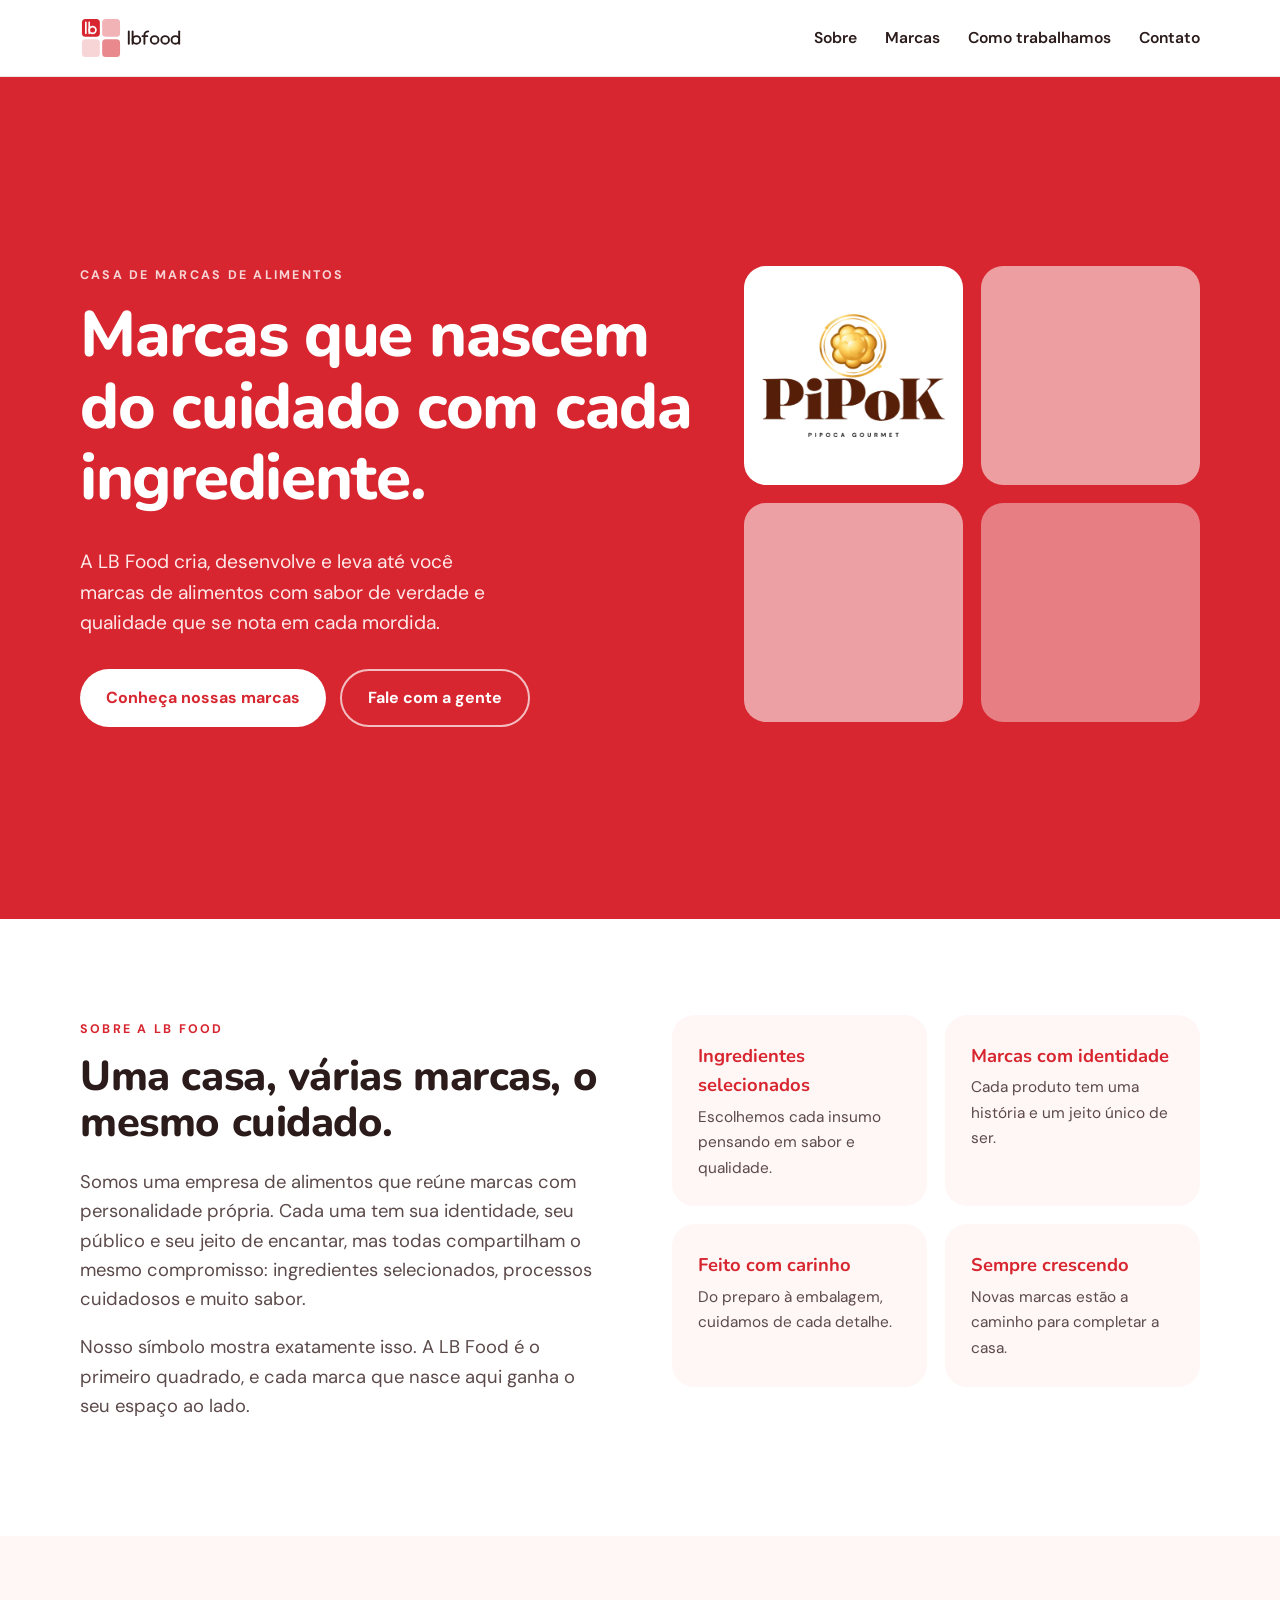
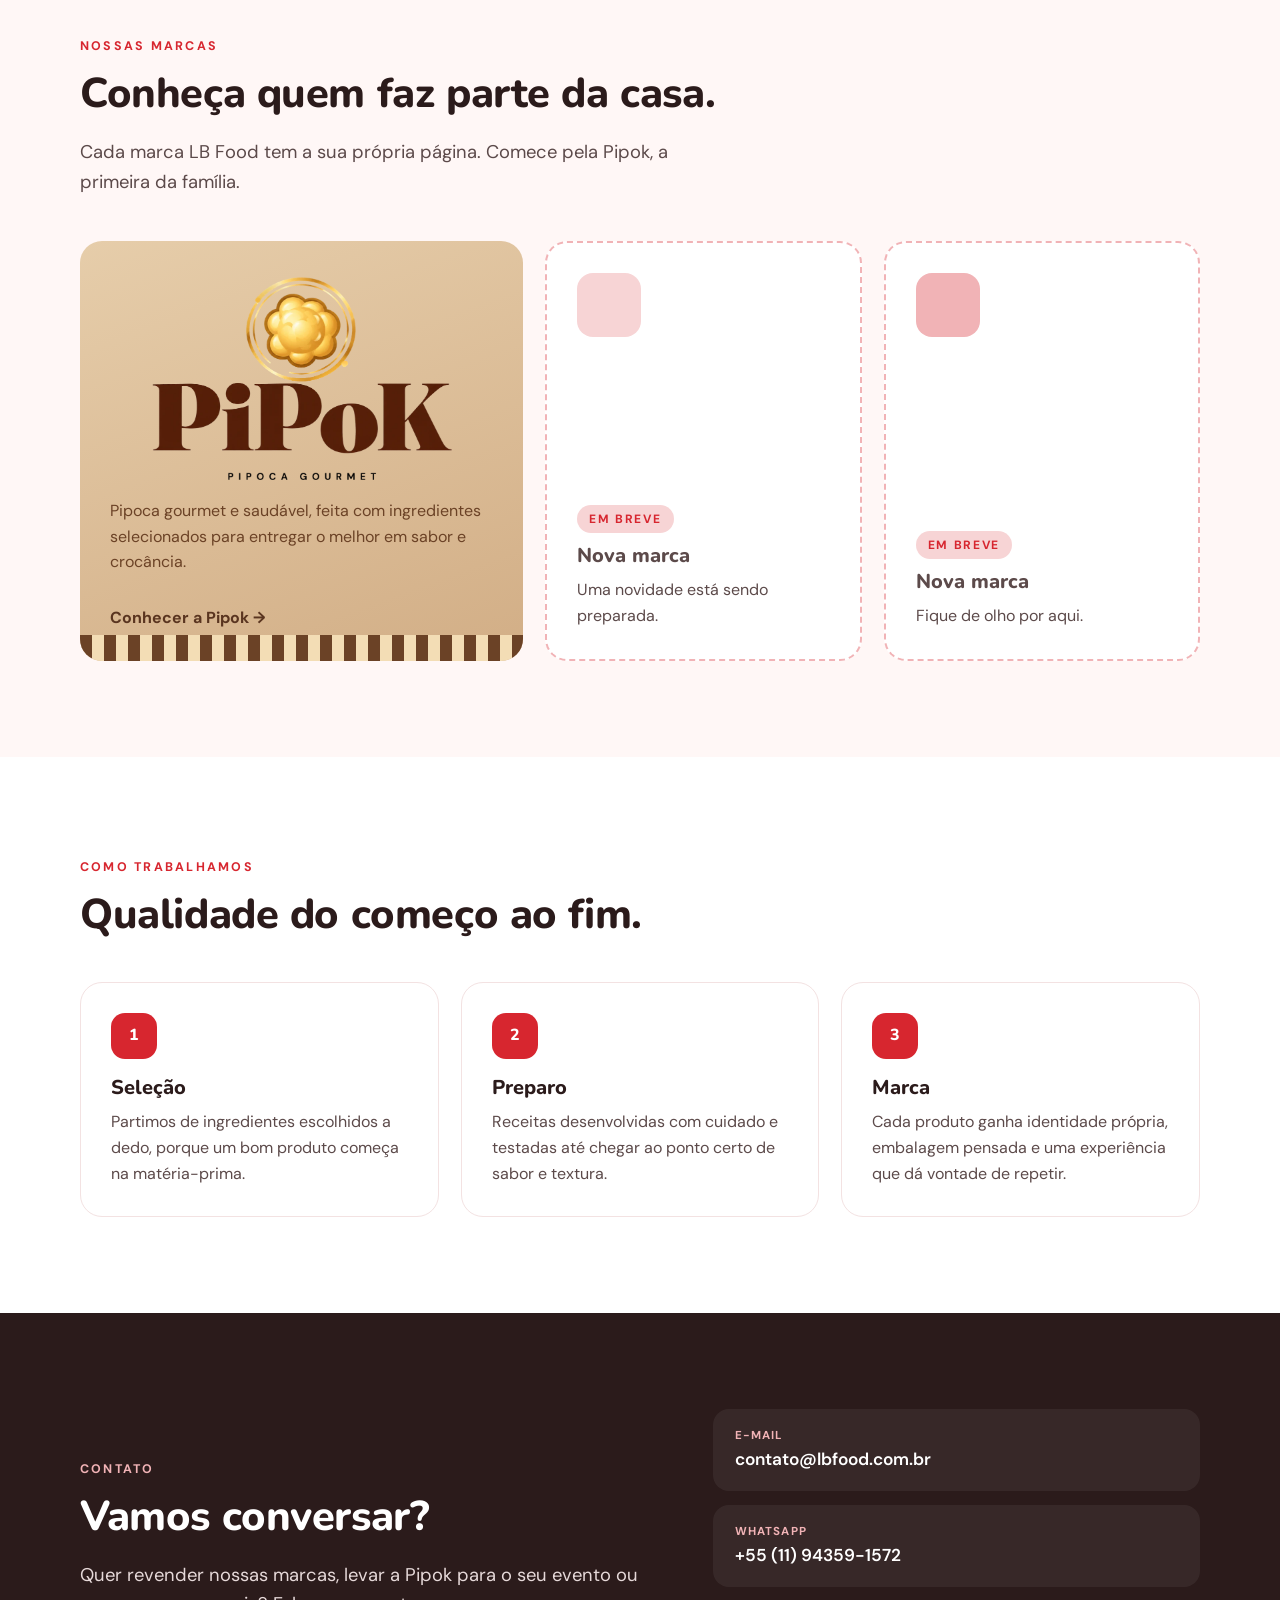
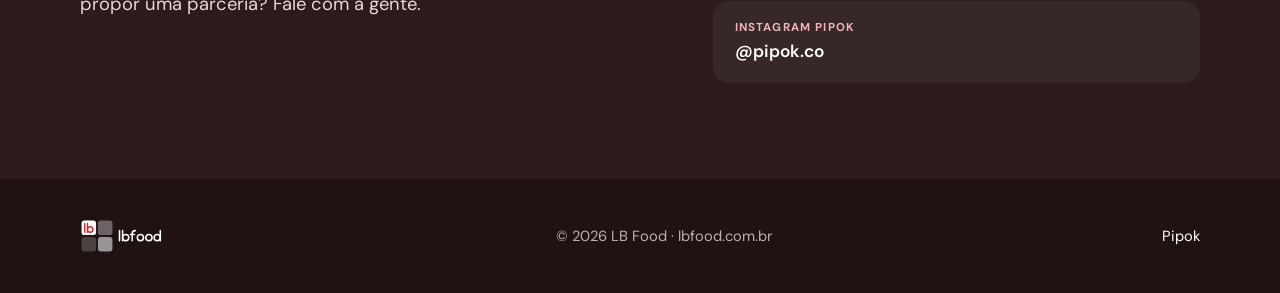
<file: index.html>
<!doctype html>
<html lang="pt-BR">
<head>
  <meta charset="utf-8">
  <meta name="viewport" content="width=device-width, initial-scale=1">
  <title>LB Food | Casa de marcas de alimentos</title>
  <meta name="description" content="A LB Food cria e cuida de marcas de alimentos feitas com ingredientes selecionados. Conheça a Pipok, nossa pipoca gourmet.">
  <link rel="canonical" href="https://lbfood.com.br/">
  <meta property="og:title" content="LB Food | Casa de marcas de alimentos">
  <meta property="og:description" content="Marcas de alimentos feitas com ingredientes selecionados e cuidado em cada etapa.">
  <meta property="og:url" content="https://lbfood.com.br/">
  <meta property="og:type" content="website">
  <meta name="theme-color" content="#D7262F">
  <link rel="icon" href="assets/img/lbfood-favicon.svg" type="image/svg+xml">
  <link rel="icon" href="assets/img/lbfood-favicon.png" type="image/png">
  <link rel="preconnect" href="https://fonts.googleapis.com">
  <link rel="preconnect" href="https://fonts.gstatic.com" crossorigin>
  <link href="https://fonts.googleapis.com/css2?family=DM+Sans:wght@400;500;700&family=Nunito:wght@700;800&display=swap" rel="stylesheet">
  <link rel="stylesheet" href="assets/css/lbfood.css">
</head>
<body>

<header class="site-header">
  <div class="wrap">
    <a class="logo" href="./" aria-label="LB Food, página inicial">
      <img src="assets/img/lbfood-logo-horizontal.svg" alt="LB Food" width="540" height="216">
    </a>
    <button class="nav-toggle" aria-label="Abrir menu" aria-expanded="false" aria-controls="menu">
      <span></span><span></span><span></span>
    </button>
    <nav class="nav" id="menu">
      <a href="#sobre">Sobre</a>
      <a href="#marcas">Marcas</a>
      <a href="#como-trabalhamos">Como trabalhamos</a>
      <a href="#contato">Contato</a>
    </nav>
  </div>
</header>

<main>
  <section class="hero" aria-labelledby="hero-title">
    <div class="wrap">
      <div>
        <span class="eyebrow">Casa de marcas de alimentos</span>
        <h1 id="hero-title">Marcas que nascem do cuidado com cada ingrediente.</h1>
        <p>A LB Food cria, desenvolve e leva até você marcas de alimentos com sabor de verdade e qualidade que se nota em cada mordida.</p>
        <div class="hero-actions">
          <a class="btn btn-light" href="#marcas">Conheça nossas marcas</a>
          <a class="btn btn-outline" href="#contato">Fale com a gente</a>
        </div>
      </div>
      <div class="tiles" aria-hidden="true">
        <a class="tile tile-1" href="pipok/index.html" tabindex="-1"><img src="assets/img/pipok-logo.webp" alt=""></a>
        <div class="tile tile-2"></div>
        <div class="tile tile-3"></div>
        <div class="tile tile-4"></div>
      </div>
    </div>
  </section>

  <section class="about" id="sobre" aria-labelledby="sobre-title">
    <div class="wrap">
      <div>
        <span class="eyebrow">Sobre a LB Food</span>
        <h2 id="sobre-title">Uma casa, várias marcas, o mesmo cuidado.</h2>
        <p class="lead">Somos uma empresa de alimentos que reúne marcas com personalidade própria. Cada uma tem sua identidade, seu público e seu jeito de encantar, mas todas compartilham o mesmo compromisso: ingredientes selecionados, processos cuidadosos e muito sabor.</p>
        <p class="lead">Nosso símbolo mostra exatamente isso. A LB Food é o primeiro quadrado, e cada marca que nasce aqui ganha o seu espaço ao lado.</p>
      </div>
      <div class="stats">
        <div class="stat"><strong>Ingredientes selecionados</strong><span>Escolhemos cada insumo pensando em sabor e qualidade.</span></div>
        <div class="stat"><strong>Marcas com identidade</strong><span>Cada produto tem uma história e um jeito único de ser.</span></div>
        <div class="stat"><strong>Feito com carinho</strong><span>Do preparo à embalagem, cuidamos de cada detalhe.</span></div>
        <div class="stat"><strong>Sempre crescendo</strong><span>Novas marcas estão a caminho para completar a casa.</span></div>
      </div>
    </div>
  </section>

  <section class="brands" id="marcas" aria-labelledby="marcas-title">
    <div class="wrap">
      <div class="section-head">
        <span class="eyebrow">Nossas marcas</span>
        <h2 id="marcas-title">Conheça quem faz parte da casa.</h2>
        <p class="lead">Cada marca LB Food tem a sua própria página. Comece pela Pipok, a primeira da família.</p>
      </div>
      <div class="brand-grid">
        <a class="brand-card pipok" href="pipok/index.html">
          <img src="assets/img/pipok-logo.webp" alt="Pipok, pipoca gourmet" width="900" height="609">
          <div>
            <p>Pipoca gourmet e saudável, feita com ingredientes selecionados para entregar o melhor em sabor e crocância.</p>
            <span class="go">Conhecer a Pipok →</span>
          </div>
        </a>
        <div class="brand-card soon">
          <div class="soon-square" aria-hidden="true"></div>
          <div>
            <span class="soon-badge">Em breve</span>
            <h3 style="margin-top:14px">Nova marca</h3>
            <p style="margin:0">Uma novidade está sendo preparada.</p>
          </div>
        </div>
        <div class="brand-card soon">
          <div class="soon-square" style="background:var(--pink-2)" aria-hidden="true"></div>
          <div>
            <span class="soon-badge">Em breve</span>
            <h3 style="margin-top:14px">Nova marca</h3>
            <p style="margin:0">Fique de olho por aqui.</p>
          </div>
        </div>
      </div>
    </div>
  </section>

  <section class="values" id="como-trabalhamos" aria-labelledby="valores-title">
    <div class="wrap">
      <div class="section-head">
        <span class="eyebrow">Como trabalhamos</span>
        <h2 id="valores-title">Qualidade do começo ao fim.</h2>
      </div>
      <div class="grid">
        <div class="value">
          <div class="num">1</div>
          <h3>Seleção</h3>
          <p>Partimos de ingredientes escolhidos a dedo, porque um bom produto começa na matéria-prima.</p>
        </div>
        <div class="value">
          <div class="num">2</div>
          <h3>Preparo</h3>
          <p>Receitas desenvolvidas com cuidado e testadas até chegar ao ponto certo de sabor e textura.</p>
        </div>
        <div class="value">
          <div class="num">3</div>
          <h3>Marca</h3>
          <p>Cada produto ganha identidade própria, embalagem pensada e uma experiência que dá vontade de repetir.</p>
        </div>
      </div>
    </div>
  </section>

  <section class="contact" id="contato" aria-labelledby="contato-title">
    <div class="wrap">
      <div>
        <span class="eyebrow">Contato</span>
        <h2 id="contato-title">Vamos conversar?</h2>
        <p class="lead" style="color:#E6D9D9">Quer revender nossas marcas, levar a Pipok para o seu evento ou propor uma parceria? Fale com a gente.</p>
      </div>
      <ul class="contact-list">
        <li><small>E-mail</small><a href="mailto:contato@lbfood.com.br">contato@lbfood.com.br</a></li>
        <li><small>WhatsApp</small><a href="https://wa.me/5511943591572" target="_blank" rel="noopener">+55 (11) 94359-1572</a></li>
        <li><small>Instagram Pipok</small><a href="https://instagram.com/pipok.co" target="_blank" rel="noopener">@pipok.co</a></li>
      </ul>
    </div>
  </section>
</main>

<footer class="site-footer">
  <div class="wrap">
    <img src="assets/img/lbfood-logo-horizontal-negativo.svg" alt="LB Food" width="540" height="216">
    <span>© <span id="ano">2026</span> LB Food · lbfood.com.br</span>
    <a href="pipok/index.html">Pipok</a>
  </div>
</footer>

<script>
  const t = document.querySelector('.nav-toggle'), m = document.getElementById('menu');
  t.addEventListener('click', () => { const o = m.classList.toggle('open'); t.setAttribute('aria-expanded', o); });
  m.querySelectorAll('a').forEach(a => a.addEventListener('click', () => { m.classList.remove('open'); t.setAttribute('aria-expanded', false); }));
  document.getElementById('ano').textContent = new Date().getFullYear();
</script>
</body>
</html>
</file>
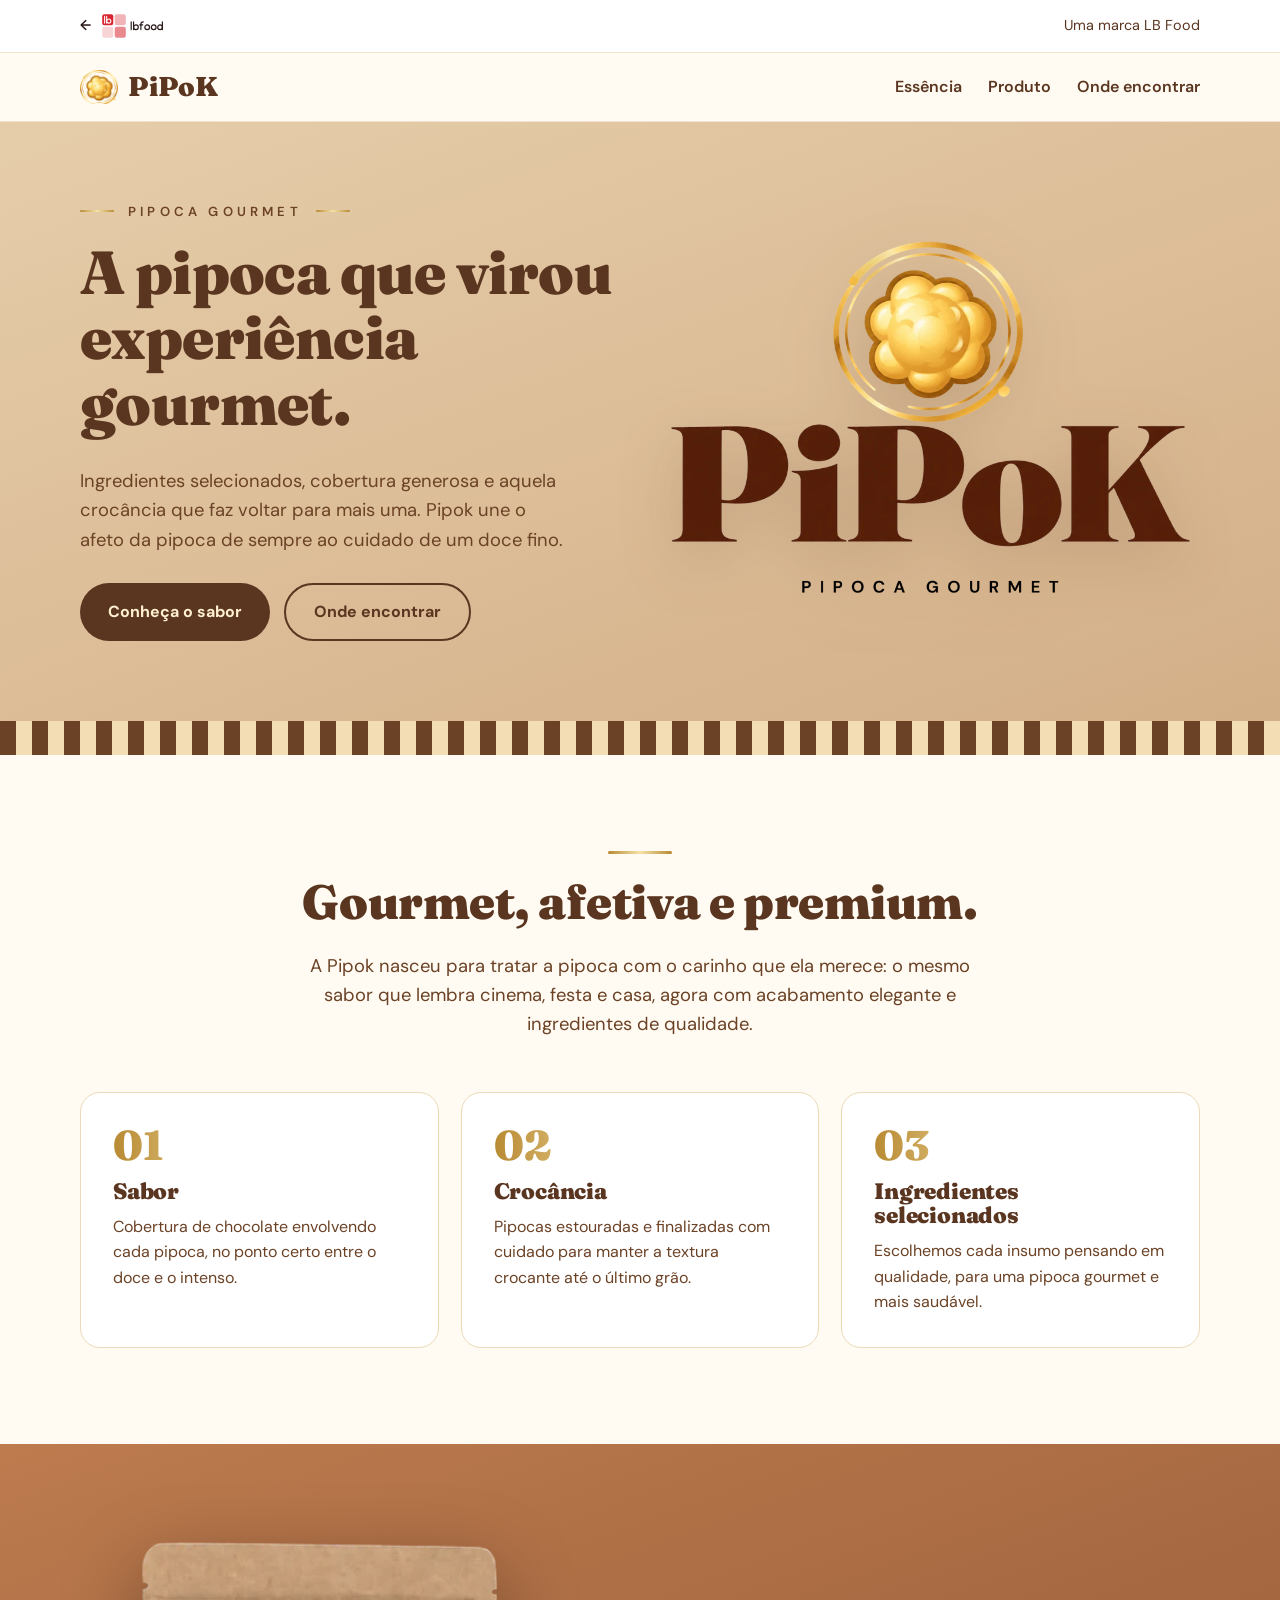
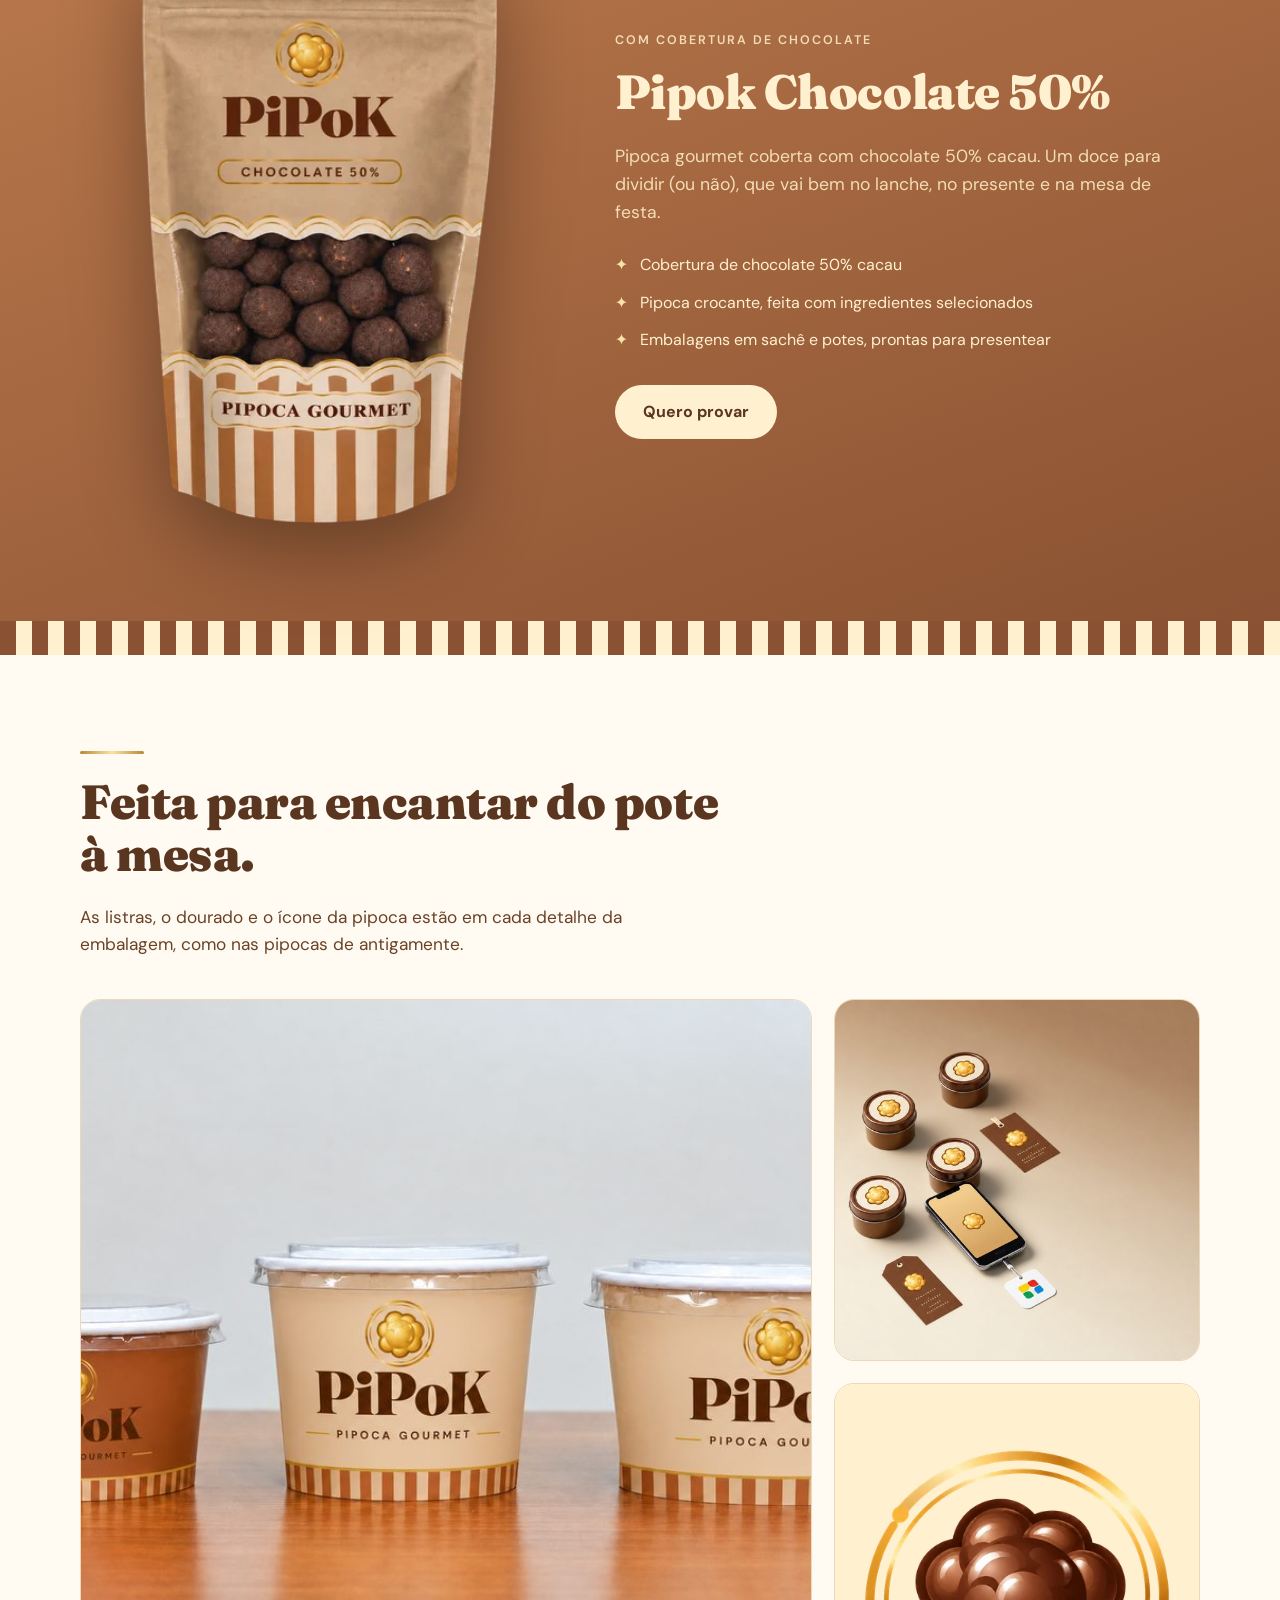
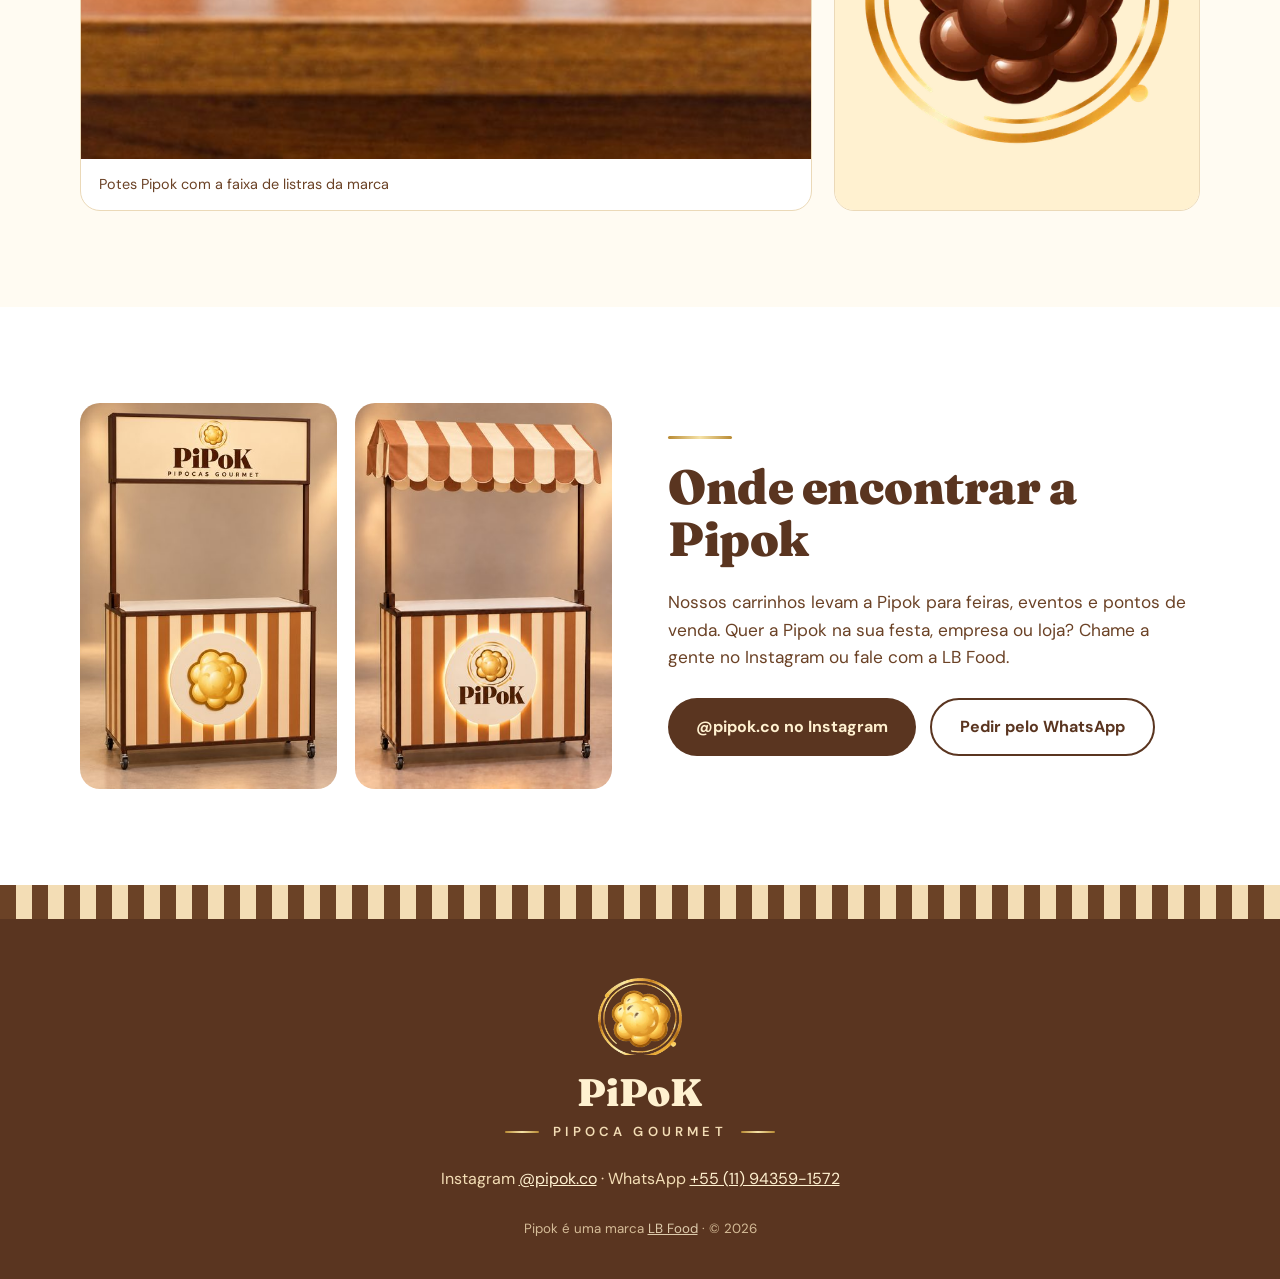
<file: pipok/index.html>
<!doctype html>
<html lang="pt-BR">
<head>
  <meta charset="utf-8">
  <meta name="viewport" content="width=device-width, initial-scale=1">
  <title>Pipok | Pipoca Gourmet · LB Food</title>
  <meta name="description" content="Pipok é a pipoca gourmet da LB Food: ingredientes selecionados, cobertura de chocolate e crocância em cada mordida.">
  <link rel="canonical" href="https://lbfood.com.br/pipok/">
  <meta property="og:title" content="Pipok | Pipoca Gourmet">
  <meta property="og:description" content="Pipoca gourmet com ingredientes selecionados, sabor e crocância.">
  <meta property="og:url" content="https://lbfood.com.br/pipok/">
  <meta property="og:image" content="https://lbfood.com.br/assets/img/pipok-logo.png">
  <meta name="theme-color" content="#5A3520">
  <link rel="icon" href="../assets/img/pipok-icone-dourado.webp" type="image/webp">
  <link rel="preconnect" href="https://fonts.googleapis.com">
  <link rel="preconnect" href="https://fonts.gstatic.com" crossorigin>
  <link href="https://fonts.googleapis.com/css2?family=DM+Sans:wght@400;500;600;700&family=Fraunces:opsz,wght@9..144,900&display=swap" rel="stylesheet">
  <link rel="stylesheet" href="../assets/css/pipok.css">
</head>
<body>

<div class="lb-bar">
  <div class="wrap">
    <a class="back" href="../index.html">← <img src="../assets/img/lbfood-logo-horizontal.svg" alt="LB Food" width="540" height="216"></a>
    <span class="tag">Uma marca LB Food</span>
  </div>
</div>

<header class="p-nav">
  <div class="wrap">
    <a class="brand" href="#topo"><img src="../assets/img/pipok-icone-dourado.webp" alt="" width="38" height="38">PiPoK</a>
    <nav>
      <a href="#essencia" class="hide-sm">Essência</a>
      <a href="#produto">Produto</a>
      <a href="#onde-encontrar">Onde encontrar</a>
    </nav>
  </div>
</header>

<main id="topo">
  <section class="p-hero" style="padding:0" aria-labelledby="hero-title">
    <div class="wrap">
      <div>
        <span class="signature">Pipoca gourmet</span>
        <h1 id="hero-title" style="margin-top:18px">A pipoca que virou experiência gourmet.</h1>
        <p>Ingredientes selecionados, cobertura generosa e aquela crocância que faz voltar para mais uma. Pipok une o afeto da pipoca de sempre ao cuidado de um doce fino.</p>
        <div class="actions">
          <a class="btn btn-brown" href="#produto">Conheça o sabor</a>
          <a class="btn btn-ghost" href="#onde-encontrar">Onde encontrar</a>
        </div>
      </div>
      <img class="logo-hero" src="../assets/img/pipok-logo.webp" alt="Pipok, pipoca gourmet" width="900" height="609">
    </div>
    <div class="stripes"></div>
  </section>

  <section class="essence" id="essencia" aria-labelledby="essencia-title">
    <div class="wrap">
      <div class="head">
        <div class="gold-rule"></div>
        <h2 id="essencia-title">Gourmet, afetiva e premium.</h2>
        <p class="lead">A Pipok nasceu para tratar a pipoca com o carinho que ela merece: o mesmo sabor que lembra cinema, festa e casa, agora com acabamento elegante e ingredientes de qualidade.</p>
      </div>
      <div class="pillars">
        <div class="pillar">
          <div class="n">01</div>
          <h3>Sabor</h3>
          <p>Cobertura de chocolate envolvendo cada pipoca, no ponto certo entre o doce e o intenso.</p>
        </div>
        <div class="pillar">
          <div class="n">02</div>
          <h3>Crocância</h3>
          <p>Pipocas estouradas e finalizadas com cuidado para manter a textura crocante até o último grão.</p>
        </div>
        <div class="pillar">
          <div class="n">03</div>
          <h3>Ingredientes selecionados</h3>
          <p>Escolhemos cada insumo pensando em qualidade, para uma pipoca gourmet e mais saudável.</p>
        </div>
      </div>
    </div>
  </section>

  <section class="product" id="produto" aria-labelledby="produto-title">
    <div class="wrap">
      <img class="pack" src="../assets/img/pipok-sache.webp" alt="Embalagem stand-up da Pipok, sabor chocolate 50%" width="323" height="525" loading="lazy">
      <div>
        <span class="info">Com cobertura de chocolate</span>
        <h2 id="produto-title" style="margin-top:14px">Pipok Chocolate 50%</h2>
        <p>Pipoca gourmet coberta com chocolate 50% cacau. Um doce para dividir (ou não), que vai bem no lanche, no presente e na mesa de festa.</p>
        <ul class="features">
          <li>Cobertura de chocolate 50% cacau</li>
          <li>Pipoca crocante, feita com ingredientes selecionados</li>
          <li>Embalagens em sachê e potes, prontas para presentear</li>
        </ul>
        <a class="btn btn-cream" href="#onde-encontrar">Quero provar</a>
      </div>
    </div>
  </section>
  <div class="stripes cream"></div>

  <section class="gallery" aria-labelledby="galeria-title">
    <div class="wrap">
      <div class="head">
        <div class="gold-rule"></div>
        <h2 id="galeria-title">Feita para encantar do pote à mesa.</h2>
        <p style="color:var(--brown-2);font-size:1.08rem">As listras, o dourado e o ícone da pipoca estão em cada detalhe da embalagem, como nas pipocas de antigamente.</p>
      </div>
      <div class="gallery-grid">
        <figure class="g-big">
          <img src="../assets/img/pipok-potes.jpg" alt="Três potes Pipok sobre uma mesa de madeira" width="1076" height="717" loading="lazy">
          <figcaption>Potes Pipok com a faixa de listras da marca</figcaption>
        </figure>
        <figure>
          <img src="../assets/img/pipok-kit.jpg" alt="Potes, etiquetas e celular com a identidade Pipok" width="681" height="578" loading="lazy">
          <figcaption>Potes e etiquetas para presente</figcaption>
        </figure>
        <figure>
          <img src="../assets/img/pipok-icone-chocolate.webp" alt="Ícone Pipok: pipoca coberta de chocolate em círculo dourado" width="393" height="378" loading="lazy" style="padding:28px;object-fit:contain;background:#FFF1D0">
          <figcaption>O ícone da marca: a pipoca coberta de chocolate</figcaption>
        </figure>
      </div>
    </div>
  </section>

  <section class="where" id="onde-encontrar" aria-labelledby="onde-title">
    <div class="wrap">
      <div class="carts">
        <img src="../assets/img/pipok-carrinho.jpg" alt="Carrinho de ponto de venda Pipok" width="410" height="615" loading="lazy">
        <img src="../assets/img/pipok-carrinho-toldo.jpg" alt="Carrinho Pipok com toldo listrado" width="410" height="615" loading="lazy">
      </div>
      <div>
        <div class="gold-rule"></div>
        <h2 id="onde-title">Onde encontrar a Pipok</h2>
        <p>Nossos carrinhos levam a Pipok para feiras, eventos e pontos de venda. Quer a Pipok na sua festa, empresa ou loja? Chame a gente no Instagram ou fale com a LB Food.</p>
        <div style="display:flex;flex-wrap:wrap;gap:14px;margin-top:26px">
          <a class="btn btn-brown" href="https://instagram.com/pipok.co" target="_blank" rel="noopener">@pipok.co no Instagram</a>
          <a class="btn btn-ghost" href="https://wa.me/5511943591572" target="_blank" rel="noopener">Pedir pelo WhatsApp</a>
        </div>
      </div>
    </div>
  </section>
</main>

<div class="stripes"></div>
<footer class="p-footer">
  <div class="wrap">
    <img class="ico" src="../assets/img/pipok-icone-dourado.webp" alt="" width="84" height="84">
    <div class="name">PiPoK</div>
    <div class="signature">Pipoca gourmet</div>
    <p>Instagram <a href="https://instagram.com/pipok.co" target="_blank" rel="noopener">@pipok.co</a> · WhatsApp <a href="https://wa.me/5511943591572" target="_blank" rel="noopener">+55 (11) 94359-1572</a></p>
    <small>Pipok é uma marca <a href="../index.html">LB Food</a> · © <span id="ano">2026</span></small>
  </div>
</footer>
<script>document.getElementById('ano').textContent = new Date().getFullYear();</script>
</body>
</html>
</file>
<file: assets/css/lbfood.css>
/* LB Food — estilos base do site institucional */
:root {
  --red: #D7262F;
  --red-dark: #B01C24;
  --pink-1: #F7D4D5;
  --pink-2: #F1B3B6;
  --pink-3: #E9888D;
  --ink: #2B1B1B;
  --ink-soft: #5C4A4A;
  --paper: #FFFFFF;
  --paper-warm: #FFF7F6;
  --radius: 22px;
  --max: 1160px;
  --font-head: "Nunito", system-ui, sans-serif;
  --font-body: "DM Sans", system-ui, sans-serif;
}

* { box-sizing: border-box; }
html { scroll-behavior: smooth; }
body {
  margin: 0;
  font-family: var(--font-body);
  color: var(--ink);
  background: var(--paper);
  line-height: 1.6;
  -webkit-font-smoothing: antialiased;
}
img { max-width: 100%; height: auto; display: block; }
a { color: inherit; }
h1, h2, h3 { font-family: var(--font-head); line-height: 1.12; margin: 0 0 .5em; }
h1 { font-size: clamp(2.3rem, 5.5vw, 4rem); font-weight: 800; letter-spacing: -.02em; }
h2 { font-size: clamp(1.8rem, 3.6vw, 2.6rem); font-weight: 800; letter-spacing: -.01em; }
h3 { font-size: 1.25rem; font-weight: 800; }
p { margin: 0 0 1em; }

.wrap { width: 100%; max-width: var(--max); margin: 0 auto; padding: 0 20px; }
.eyebrow {
  display: inline-block; font-size: .78rem; font-weight: 700;
  letter-spacing: .18em; text-transform: uppercase; color: var(--red); margin-bottom: 14px;
}
.lead { font-size: 1.15rem; color: var(--ink-soft); max-width: 60ch; }

.btn {
  display: inline-flex; align-items: center; gap: 10px;
  padding: 14px 26px; border-radius: 999px; font-weight: 700; text-decoration: none;
  transition: transform .15s ease, background .15s ease, color .15s ease;
}
.btn:hover { transform: translateY(-2px); }
.btn-light { background: #fff; color: var(--red); }
.btn-outline { border: 2px solid rgba(255,255,255,.7); color: #fff; }
.btn-outline:hover { background: rgba(255,255,255,.12); }
.btn-red { background: var(--red); color: #fff; }
.btn-red:hover { background: var(--red-dark); }

/* Header */
.site-header {
  position: sticky; top: env(safe-area-inset-top, 0px); z-index: 20;
  background: rgba(255,255,255,.94); backdrop-filter: blur(8px);
  border-bottom: 1px solid #f0e4e4;
}
.site-header .wrap { display: flex; align-items: center; justify-content: space-between; height: 76px; }
.site-header .logo img { height: 42px; width: auto; }
.nav { display: flex; gap: 28px; }
.nav a { text-decoration: none; font-weight: 600; font-size: .98rem; }
.nav a:hover { color: var(--red); }
.nav-toggle { display: none; background: none; border: 0; padding: 8px; cursor: pointer; }
.nav-toggle span { display: block; width: 24px; height: 2px; background: var(--ink); margin: 5px 0; border-radius: 2px; }

/* Hero */
.hero { background: var(--red); color: #fff; overflow: hidden; }
.hero .wrap {
  display: grid; grid-template-columns: 1.15fr .85fr; gap: 48px; align-items: center;
  padding-top: 88px; padding-bottom: 96px;
}
.hero .eyebrow { color: var(--pink-1); }
.hero p { font-size: 1.2rem; color: #FFE9EA; max-width: 34ch; }
.hero-actions { display: flex; flex-wrap: wrap; gap: 14px; margin-top: 30px; }
.tiles { display: grid; grid-template-columns: 1fr 1fr; gap: 18px; }
.tile {
  aspect-ratio: 1; border-radius: var(--radius);
  display: flex; align-items: center; justify-content: center; text-decoration: none;
}
.tile-1 { background: #fff; padding: 18px; transition: transform .2s ease; }
.tile-1:hover { transform: rotate(-2deg) scale(1.03); }
.tile-1 img { width: 100%; }
.tile-2 { background: var(--pink-2); opacity: .85; }
.tile-3 { background: var(--pink-1); opacity: .7; }
.tile-4 { background: var(--pink-3); opacity: .9; }

/* Sections */
section { padding: 96px 0; }
.about { background: var(--paper); }
.about .wrap { display: grid; grid-template-columns: 1fr 1fr; gap: 64px; align-items: start; }
.stats { display: grid; grid-template-columns: 1fr 1fr; gap: 18px; }
.stat { background: var(--paper-warm); border-radius: var(--radius); padding: 26px; }
.stat strong { display: block; font-family: var(--font-head); font-size: 1.15rem; color: var(--red); margin-bottom: 4px; }
.stat span { color: var(--ink-soft); font-size: .96rem; }

.brands { background: var(--paper-warm); }
.section-head { max-width: 640px; margin-bottom: 44px; }
.brand-grid { display: grid; grid-template-columns: 1.4fr 1fr 1fr; gap: 22px; }
.brand-card {
  border-radius: var(--radius); padding: 30px; min-height: 340px;
  display: flex; flex-direction: column; justify-content: space-between; text-decoration: none;
}
.brand-card.pipok {
  background: linear-gradient(160deg, #E6CDAA, #D2AE86); color: #5A3520;
  position: relative; overflow: hidden;
  transition: transform .2s ease, box-shadow .2s ease;
}
.brand-card.pipok:hover { transform: translateY(-4px); box-shadow: 0 18px 40px rgba(90,53,32,.22); }
.brand-card.pipok::after {
  content: ""; position: absolute; left: 0; right: 0; bottom: 0; height: 26px;
  background: repeating-linear-gradient(90deg, #6B4226 0 12px, #F3DDB5 12px 24px);
}
.brand-card.pipok img { width: min(300px, 80%); margin: 6px auto 18px; }
.brand-card.pipok p { margin: 0 0 30px; color: #6B4226; }
.brand-card.pipok .go { font-weight: 700; }
.brand-card.soon {
  border: 2px dashed var(--pink-2); background: #fff; color: var(--ink-soft);
  align-items: flex-start;
}
.soon-badge {
  font-size: .75rem; font-weight: 700; letter-spacing: .14em; text-transform: uppercase;
  background: var(--pink-1); color: var(--red); padding: 6px 12px; border-radius: 999px;
}
.soon-square { width: 64px; height: 64px; border-radius: 16px; background: var(--pink-1); }

.values .grid { display: grid; grid-template-columns: repeat(3, 1fr); gap: 22px; }
.value { padding: 30px; border-radius: var(--radius); border: 1px solid #F3E2E2; }
.value .num {
  width: 46px; height: 46px; border-radius: 14px; background: var(--red); color: #fff;
  font-family: var(--font-head); font-weight: 800; display: grid; place-items: center; margin-bottom: 18px;
}
.value p { color: var(--ink-soft); margin: 0; }

.contact { background: var(--ink); color: #fff; }
.contact .wrap { display: grid; grid-template-columns: 1.2fr 1fr; gap: 48px; align-items: center; }
.contact .eyebrow { color: var(--pink-2); }
.contact p { color: #E6D9D9; }
.contact-list { list-style: none; margin: 0; padding: 0; display: grid; gap: 14px; }
.contact-list li {
  background: rgba(255,255,255,.06); border-radius: 16px; padding: 18px 22px;
}
.contact-list small { display: block; color: var(--pink-2); font-weight: 700; letter-spacing: .1em; text-transform: uppercase; font-size: .72rem; }
.contact-list a { text-decoration: none; font-weight: 600; font-size: 1.08rem; }
.contact-list a:hover { color: var(--pink-2); }

.site-footer { background: #1E1212; color: #BFAEAE; padding: 40px 0; font-size: .92rem; }
.site-footer .wrap { display: flex; flex-wrap: wrap; gap: 20px; align-items: center; justify-content: space-between; }
.site-footer img { height: 34px; width: auto; }
.site-footer a { color: #fff; text-decoration: none; }

/* Responsivo */
@media (max-width: 900px) {
  .hero .wrap, .about .wrap, .contact .wrap { grid-template-columns: 1fr; }
  .hero .wrap { padding-top: 56px; padding-bottom: 64px; }
  .tiles { max-width: 420px; }
  .brand-grid { grid-template-columns: 1fr 1fr; }
  .brand-card.pipok { grid-column: 1 / -1; }
  .values .grid { grid-template-columns: 1fr; }
  section { padding: 72px 0; }
}
@media (max-width: 720px) {
  .nav-toggle { display: block; }
  .nav {
    display: none; position: absolute; top: 76px; left: 0; right: 0;
    flex-direction: column; gap: 0; background: #fff; border-bottom: 1px solid #f0e4e4;
  }
  .nav.open { display: flex; }
  .nav a { padding: 16px 20px; border-top: 1px solid #f6eded; }
  .brand-grid, .stats { grid-template-columns: 1fr; }
  .brand-card { min-height: 0; }
  .brand-card.soon { flex-direction: row; align-items: center; gap: 16px; justify-content: flex-start; }
}
</file>
<file: assets/css/pipok.css>
/* Pipok — segue o Manual de Marca (Fraunces Black + DM Sans, marrom, bege/caramelo, dourado e listras) */
:root {
  --brown: #5A3520;
  --brown-2: #6B4226;
  --beige-a: #E6CDAA;
  --beige-b: #D2AE86;
  --caramel-a: #BD7B4E;
  --caramel-b: #8A5232;
  --cream: #FFF1D0;
  --cream-2: #F3DDB5;
  --gold-1: #F6E3A8;
  --gold-2: #C9A24D;
  --gold-3: #B88A33;
  --gold: linear-gradient(90deg, var(--gold-3), var(--gold-1) 50%, var(--gold-3));
  --serif: "Fraunces", Georgia, serif;
  --sans: "DM Sans", system-ui, sans-serif;
  --max: 1160px;
  --radius: 20px;
  --lb-red: #D7262F;
}

* { box-sizing: border-box; }
html { scroll-behavior: smooth; }
body { margin: 0; font-family: var(--sans); color: var(--brown); background: #FFFBF2; line-height: 1.6; -webkit-font-smoothing: antialiased; }
img { max-width: 100%; height: auto; display: block; }
a { color: inherit; }
h1, h2, h3 { font-family: var(--serif); font-weight: 900; line-height: 1.08; margin: 0 0 .5em; letter-spacing: -.01em; }
h2 { font-size: clamp(2rem, 4.2vw, 3rem); }
h3 { font-size: 1.4rem; }
p { margin: 0 0 1em; }
.wrap { width: 100%; max-width: var(--max); margin: 0 auto; padding: 0 20px; }

/* "PIPOCA GOURMET" — DM Sans SemiBold, caixa alta, espaçamento amplo, traços laterais dourados */
.signature {
  display: inline-flex; align-items: center; gap: 14px;
  font-weight: 600; font-size: .82rem; letter-spacing: .32em; text-transform: uppercase; color: var(--brown-2);
}
.signature::before, .signature::after { content: ""; width: 34px; height: 2px; background: var(--gold); border-radius: 2px; }
.info { font-weight: 600; font-size: .78rem; letter-spacing: .16em; text-transform: uppercase; color: var(--brown-2); }

.stripes { height: 34px; background: repeating-linear-gradient(90deg, var(--brown-2) 0 16px, var(--cream-2) 16px 32px); }
.stripes.cream { background: repeating-linear-gradient(90deg, var(--caramel-b) 0 16px, var(--cream) 16px 32px); }
.gold-rule { width: 64px; height: 3px; background: var(--gold); border-radius: 3px; margin: 0 0 22px; }

.btn {
  display: inline-flex; align-items: center; gap: 10px; padding: 14px 28px; border-radius: 999px;
  font-weight: 700; text-decoration: none; transition: transform .15s ease, box-shadow .15s ease;
}
.btn:hover { transform: translateY(-2px); box-shadow: 0 10px 24px rgba(90,53,32,.2); }
.btn-brown { background: var(--brown); color: var(--cream); }
.btn-cream { background: var(--cream); color: var(--brown); }
.btn-ghost { border: 2px solid var(--brown); color: var(--brown); }

/* Barra LB Food */
.lb-bar { background: #fff; border-bottom: 1px solid #EFE3CF; font-size: .9rem; }
.lb-bar .wrap { display: flex; align-items: center; justify-content: space-between; height: 52px; gap: 12px; }
.lb-bar a { display: inline-flex; align-items: center; gap: 10px; text-decoration: none; color: #2B1B1B; font-weight: 600; }
.lb-bar img { height: 26px; width: auto; }
.lb-bar .back:hover { color: var(--lb-red); }

/* Navegação Pipok */
.p-nav { position: sticky; top: env(safe-area-inset-top, 0px); z-index: 20; background: rgba(255,251,242,.95); backdrop-filter: blur(8px); border-bottom: 1px solid #EFE3CF; }
.p-nav .wrap { display: flex; align-items: center; justify-content: space-between; height: 68px; }
.p-nav .brand { font-family: var(--serif); font-weight: 900; font-size: 1.7rem; text-decoration: none; display: flex; align-items: center; gap: 10px; }
.p-nav .brand img { width: 38px; height: 38px; object-fit: contain; }
.p-nav nav { display: flex; gap: 26px; }
.p-nav nav a { text-decoration: none; font-weight: 600; }
.p-nav nav a:hover { color: var(--gold-3); }

/* Hero — versão Bege */
.p-hero { background: linear-gradient(160deg, var(--beige-a), var(--beige-b)); overflow: hidden; }
.p-hero .wrap { display: grid; grid-template-columns: 1fr 1fr; gap: 40px; align-items: center; padding-top: 72px; padding-bottom: 80px; }
.p-hero h1 { font-size: clamp(2.4rem, 5vw, 3.8rem); }
.p-hero p { font-size: 1.15rem; color: var(--brown-2); max-width: 38ch; }
.p-hero .actions { display: flex; flex-wrap: wrap; gap: 14px; margin-top: 28px; }
.p-hero .logo-hero { width: min(520px, 100%); margin: 0 auto; filter: drop-shadow(0 18px 30px rgba(90,53,32,.18)); }

section { padding: 96px 0; }

/* Essência */
.essence .head { text-align: center; max-width: 700px; margin: 0 auto 52px; }
.essence .head .gold-rule { margin: 0 auto 22px; }
.essence .lead { font-size: 1.15rem; color: var(--brown-2); }
.pillars { display: grid; grid-template-columns: repeat(3, 1fr); gap: 22px; }
.pillar { background: #fff; border: 1px solid #EBD9B8; border-radius: var(--radius); padding: 32px; position: relative; }
.pillar .n { font-family: var(--serif); font-weight: 900; font-size: 2.6rem; background: var(--gold); -webkit-background-clip: text; background-clip: text; color: transparent; line-height: 1; margin-bottom: 12px; }
.pillar p { color: var(--brown-2); margin: 0; }

/* Produto — versão Caramelo */
.product { background: linear-gradient(160deg, var(--caramel-a), var(--caramel-b)); color: var(--cream); }
.product .wrap { display: grid; grid-template-columns: .9fr 1.1fr; gap: 56px; align-items: center; }
.product .info, .product .signature { color: var(--cream-2); }
.product h2 { color: var(--cream); }
.product p { color: var(--cream-2); font-size: 1.1rem; }
.product .pack { width: min(360px, 90%); margin: 0 auto; filter: drop-shadow(0 26px 40px rgba(0,0,0,.35)); }
.features { list-style: none; padding: 0; margin: 26px 0 32px; display: grid; gap: 12px; }
.features li { display: flex; gap: 12px; align-items: flex-start; }
.features li::before { content: "✦"; color: var(--gold-1); flex: none; }

/* Galeria */
.gallery .head { max-width: 640px; margin-bottom: 40px; }
.gallery-grid { display: grid; grid-template-columns: 2fr 1fr; grid-template-rows: auto auto; gap: 22px; }
.gallery-grid figure { margin: 0; border-radius: var(--radius); overflow: hidden; background: #fff; border: 1px solid #EBD9B8; }
.gallery-grid img { width: 100%; height: 100%; object-fit: cover; }
.gallery-grid figcaption { padding: 14px 18px; font-size: .9rem; color: var(--brown-2); }
.g-big { grid-row: span 2; display: flex; flex-direction: column; }
.g-big img { flex: 1; min-height: 0; }

/* Onde encontrar */
.where { background: #fff; }
.where .wrap { display: grid; grid-template-columns: 1fr 1fr; gap: 56px; align-items: center; }
.carts { display: grid; grid-template-columns: 1fr 1fr; gap: 18px; }
.carts img { border-radius: var(--radius); aspect-ratio: 2/3; object-fit: cover; width: 100%; }
.where p { color: var(--brown-2); font-size: 1.08rem; }

/* Rodapé */
.p-footer { background: var(--brown); color: var(--cream-2); padding: 56px 0 40px; text-align: center; }
.p-footer .ico { width: 84px; height: 84px; object-fit: contain; margin: 0 auto 14px; }
.p-footer .name { font-family: var(--serif); font-weight: 900; font-size: 2.4rem; color: var(--cream); line-height: 1; }
.p-footer .signature { color: var(--cream-2); margin: 10px 0 24px; }
.p-footer a { color: var(--cream); }
.p-footer small { display: block; margin-top: 26px; opacity: .8; }

@media (max-width: 900px) {
  .p-hero .wrap, .product .wrap, .where .wrap { grid-template-columns: 1fr; }
  .p-hero .wrap { padding-top: 48px; padding-bottom: 56px; text-align: center; }
  .p-hero p { margin-left: auto; margin-right: auto; }
  .p-hero .actions { justify-content: center; }
  .p-hero .logo-hero { order: -1; width: min(380px, 90%); }
  .pillars { grid-template-columns: 1fr; }
  .gallery-grid { grid-template-columns: 1fr; }
  .g-big { grid-row: auto; }
  section { padding: 72px 0; }
}
@media (max-width: 640px) {
  .p-nav nav { gap: 16px; font-size: .92rem; }
  .p-nav nav a.hide-sm { display: none; }
  .lb-bar .tag { display: none; }
}
</file>
